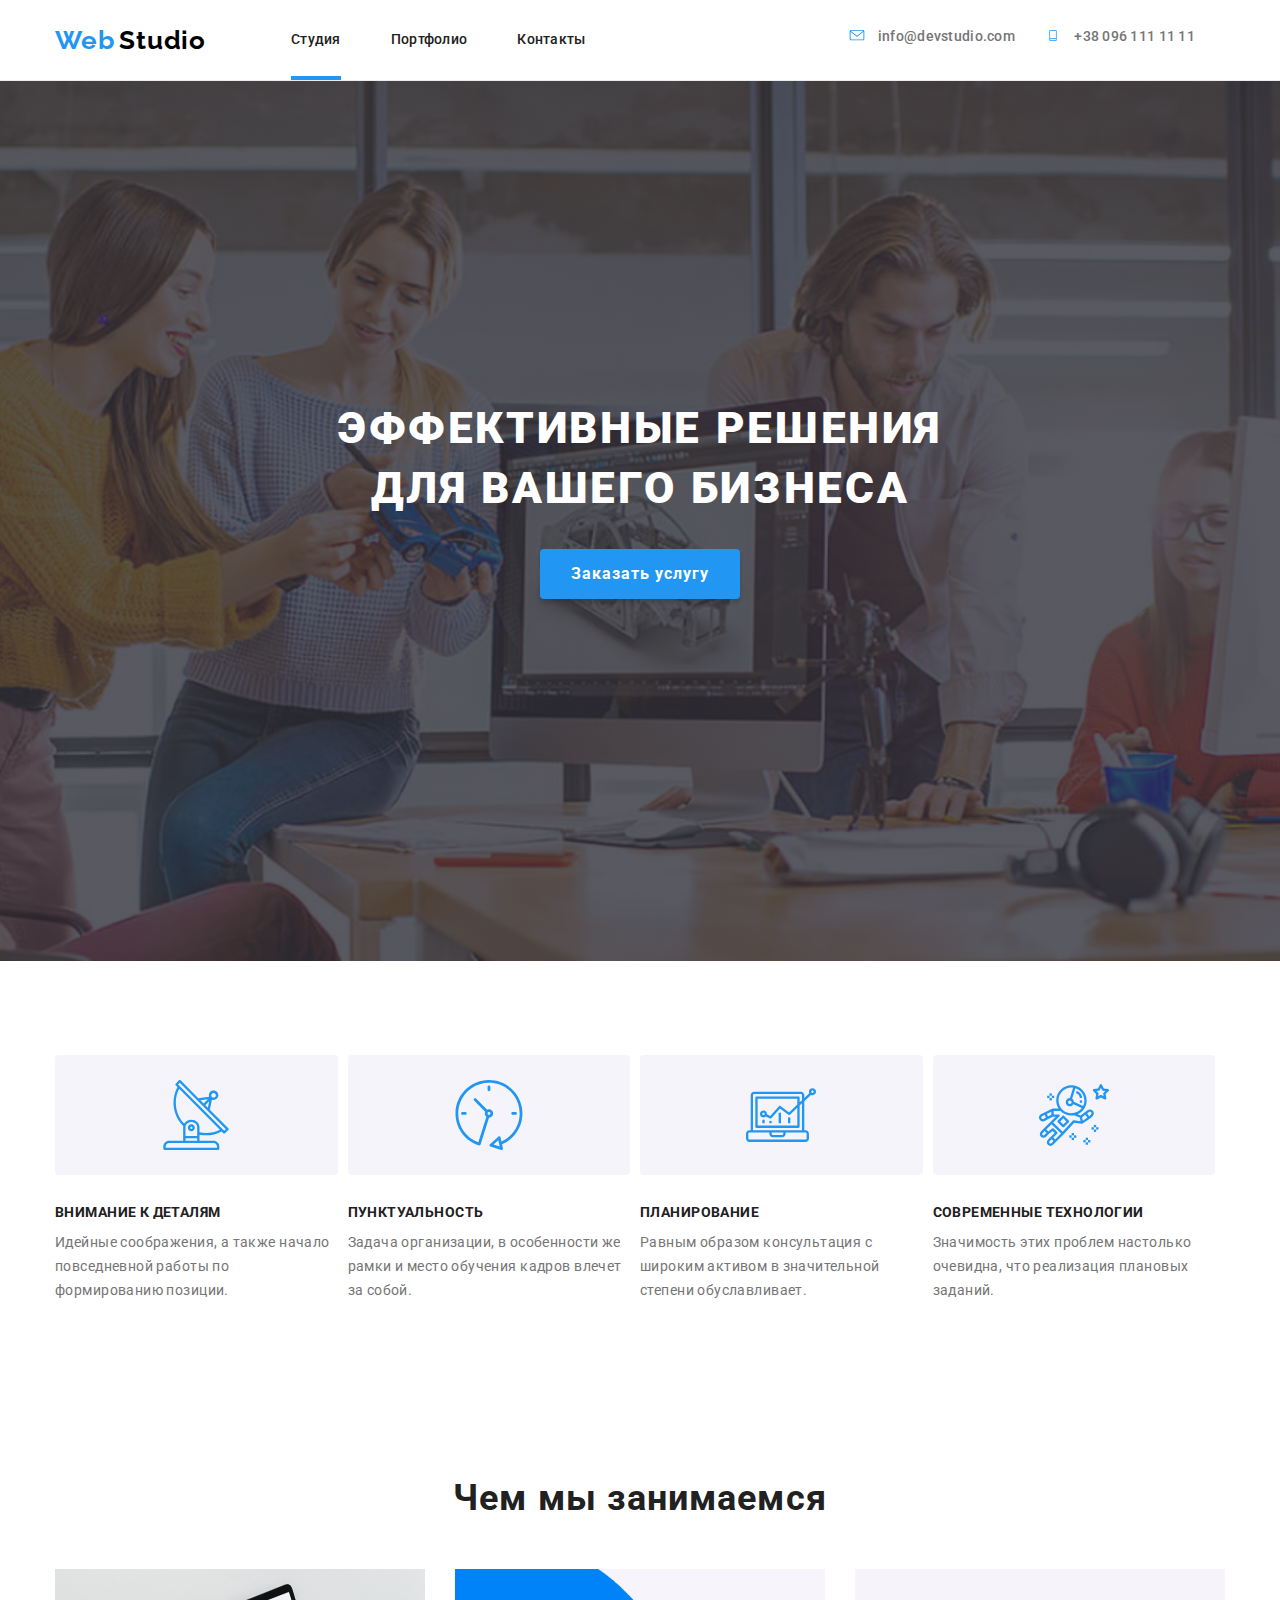
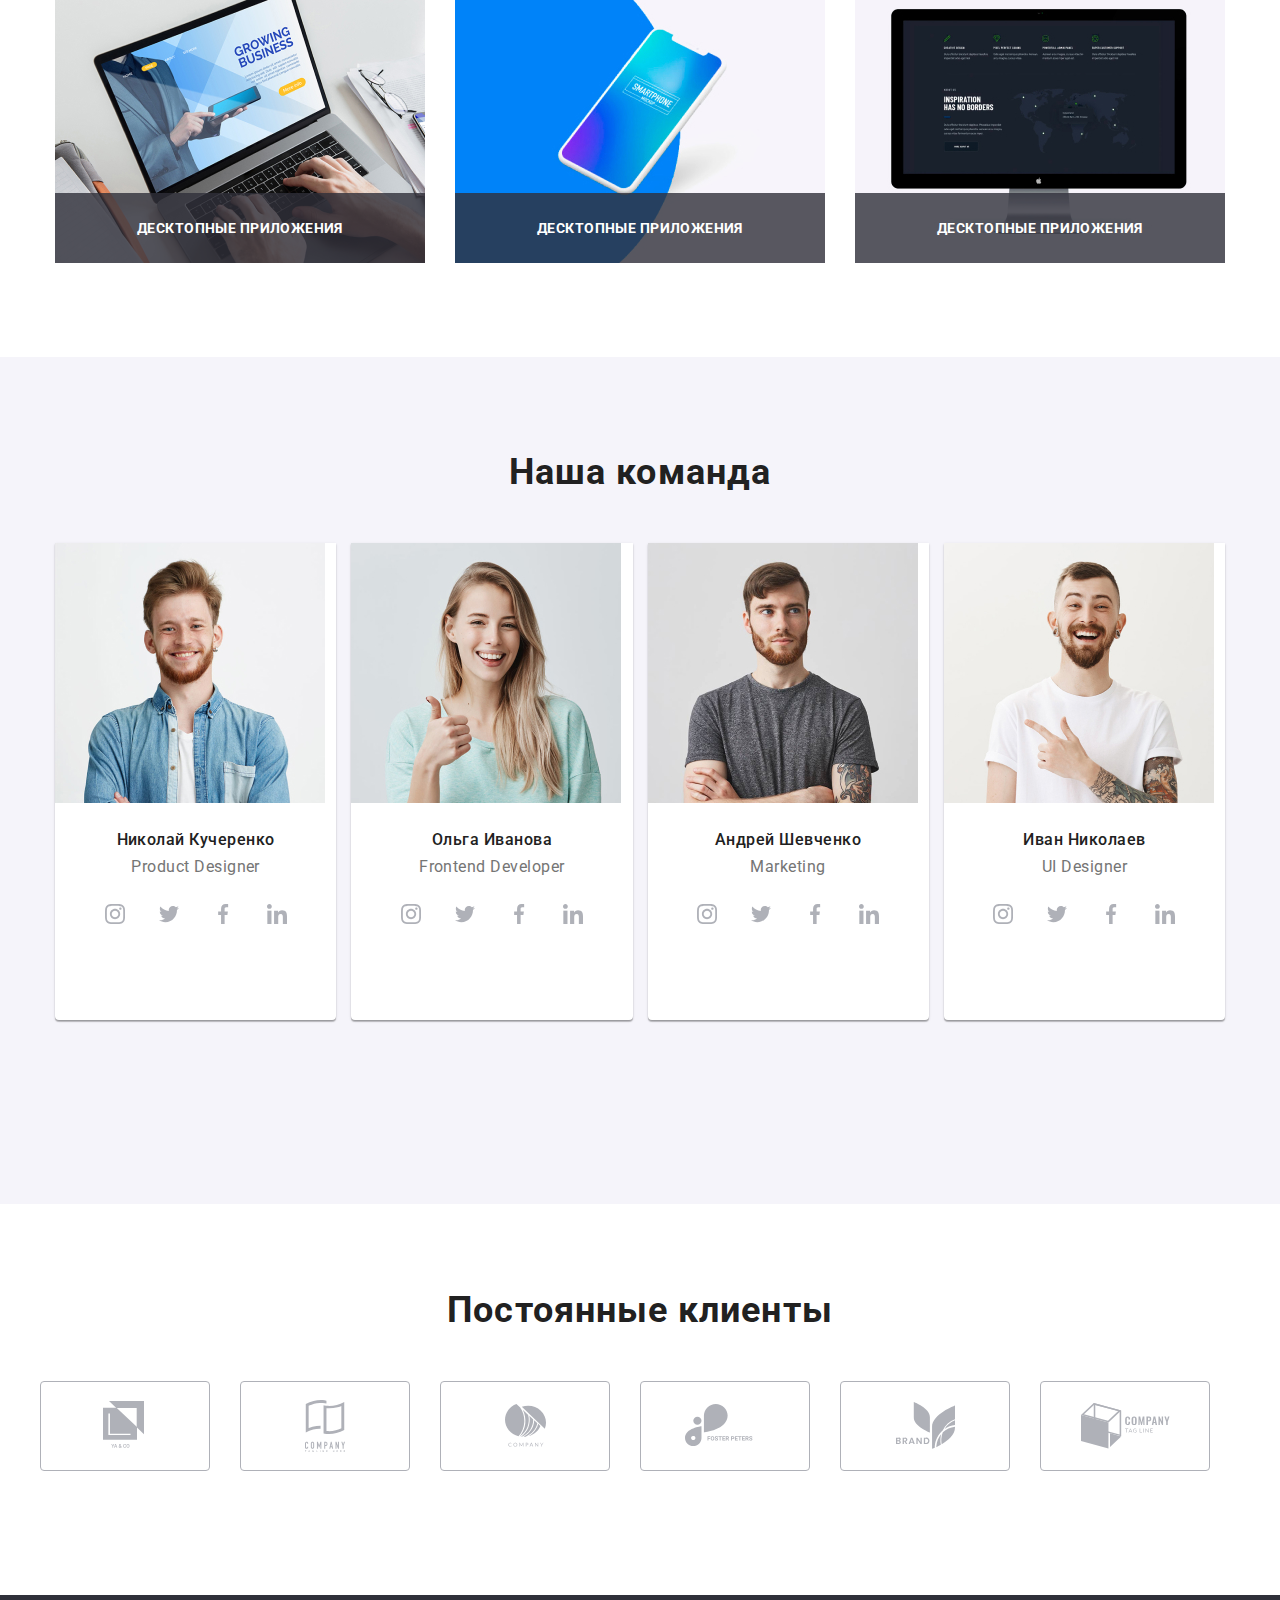
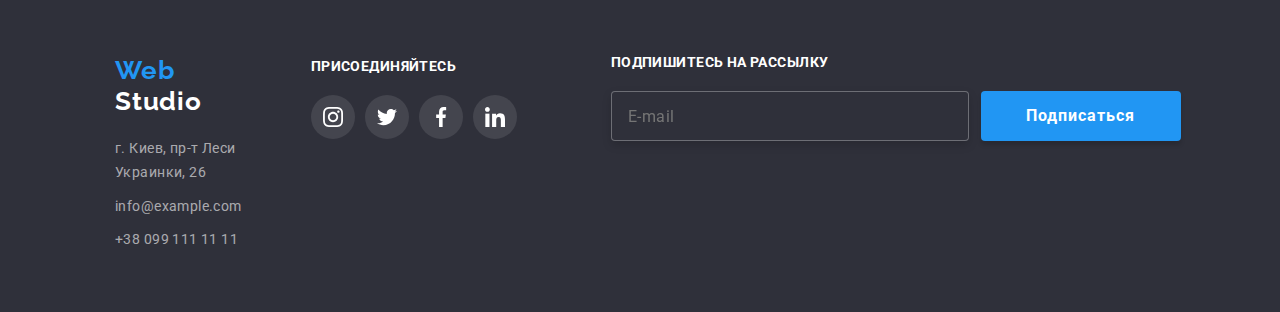
<file: index.html>
<!DOCTYPE html>
<html lang="ru">
  <head>
    <meta charset="UTF-8" />
    <meta name="viewport" content="width=device-width, initial-scale=1.0" />
    <title lang="en">Web Studio</title>
    <link
      href="https://fonts.googleapis.com/css2?family=Raleway:wght@700&family=Roboto:wght@400;500;700;900&display=swap"
      rel="stylesheet"
    />
    <link rel="stylesheet" href="./css/normalize.css" />
    <link rel="stylesheet" href="./css/main.min.css" />
  </head>

  <body>
    <!--ШАПКА САЙТА-->
    <header class="header">
      <div class="container header-container">
        <a class="logo-img" href="index.html" lang="en"
          ><span class="logo-first-title">Web</span>
          <span class="logo-second-title">Studio</span>
        </a>
        <button type="button" class="menu-btn" data-menu-button>
          <svg width="20" height="20">
            <use class="icon-burger" href="./images/sprite.svg#icon-menu"></use>
            <use class="icon-close" href="./images/sprite.svg#icon-close"></use>
          </svg>
        </button>
        <div class="menu-wrapper" data-menu>
          <nav class="navigation">
            <ul class="navigation-list list">
              <li class="navigation-list-item">
                <a class="navigation-list-link current link" href="index.html"
                  >Студия</a
                >
              </li>
              <li class="navigation-list-item">
                <a class="navigation-list-link link" href="portfolio.html"
                  >Портфолио</a
                >
              </li>
              <li class="navigation-list-item">
                <a class="navigation-list-link link" href="">Контакты</a>
              </li>
            </ul>
          </nav>
          <div class="contacts-header">
            <ul class="header-list list">
              <li class="header-list-item">
                <a class="header-address-link" href="">
                  <svg class="header-svg">
                    <use href="./images/sprite.svg#mail"></use>
                  </svg>
                  info@devstudio.com</a
                >
              </li>
              <li class="header-list-item">
                <a class="header-address-link" href="">
                  <svg class="header-svg">
                    <use href="./images/sprite.svg#phone"></use>
                  </svg>
                  +38 096 111 11 11</a
                >
              </li>
            </ul>
          </div>
        </div>
      </div>
    </header>

    <!--HERO СЕКЦИЯ-->
    <main>
      <section class="hero">
        <div class="container">
          <h1 class="hero-title">
            Эффективные решения <br />для вашего бизнеса
          </h1>
          <button data-modal-open class="modal-btn">Заказать услугу</button>
        </div>
      </section>

      <!--О НАС-->
      <section class="about-us-section">
        <div class="container">
          <h2 hidden>О Нас</h2>
          <ul class="about-us list">
            <li class="about-us-list">
              <div class="about-us-img-back">
                <svg class="aboutus-svg-back">
                  <use href="./images/sprite.svg#icon-antenna-1"></use>
                </svg>
              </div>
              <h3 class="title">Внимание к деталям</h3>
              <p class="description">
                Идейные соображения, а также начало повседневной работы по
                формированию позиции.
              </p>
            </li>
            <li class="about-us-list">
              <div class="about-us-img-back">
                <svg class="aboutus-svg-back">
                  <use href="./images/sprite.svg#icon-clock-1"></use>
                </svg>
              </div>
              <h3 class="title">Пунктуальность</h3>
              <p class="description">
                Задача организации, в особенности же рамки и место обучения
                кадров влечет за собой.
              </p>
            </li>
            <li class="about-us-list">
              <div class="about-us-img-back">
                <svg id="svg1" class="aboutus-svg-back">
                  <use href="./images/sprite.svg#icon-diagram-1"></use>
                </svg>
              </div>

              <h3 class="title">Планирование</h3>
              <p class="description">
                Равным образом консультация с широким активом в значительной
                степени обуславливает.
              </p>
            </li>
            <li class="about-us-list">
              <div class="about-us-img-back">
                <svg class="aboutus-svg-back">
                  <use href="./images/sprite.svg#icon-astronaut-1"></use>
                </svg>
              </div>
              <h3 class="title">Современные технологии</h3>
              <p class="description">
                Значимость этих проблем настолько очевидна, что реализация
                плановых заданий.
              </p>
            </li>
          </ul>
        </div>
      </section>

      <!--ЧЕМ МЫ ЗАНИМАЕМСЯ-->
      <section class="services-section">
        <div class="container">
          <h2 class="services-title">Чем мы занимаемся</h2>
          <ul class="services-list list">
            <li class="services-list-items">
              <img
                alt="Десктопные приложения"
                src="./images/products/product-1.jpg"
              />
              <div class="overlay-one">
                <p class="overlay-text">Десктопные приложения</p>
              </div>
            </li>
            <li class="services-list-items">
              <img
                src="./images/products/product-2.jpg"
                alt="Мобильные приложения"
              />
              <div class="overlay-two">
                <p class="overlay-text">Десктопные приложения</p>
              </div>
            </li>
            <li class="services-list-items">
              <img
                src="./images/products/product-3.jpg"
                alt="Дизайнерские решения"
              />
              <div class="overlay-three">
                <p class="overlay-text">Десктопные приложения</p>
              </div>
            </li>
          </ul>
        </div>
      </section>

      <!--НАША КОМАНДА-->
      <section class="masters">
        <div class="container">
          <h2 class="team-title">Наша команда</h2>
          <ul class="team-list list">
            <li class="team-list-item">
              <picture>
                <source
                  srcset="./images/team/img-team1desc.jpg"
                  media="(min-width: 1200px)"
                />
                <source
                  srcset="./images/team/img-team1tablet.jpg"
                  media="(min-width: 768px)"
                />
                <source
                  srcset="./images/team/img-team1mob.jpg"
                  media="(max-width: 480px)"
                />
                <img
                  class="team-list-item-img"
                  src="./images/team/teamate-1.jpg"
                  alt="участник команды"
                />
              </picture>
              <h3 class="team-name-title">Николай Кучеренко</h3>
              <p class="team-list-item-position">Product Designer</p>
              <ul class="social-list list">
                <li class="social-list-item">
                  <a class="social-list-item-link" href="">
                    <svg class="social-list-item-link-svg">
                      <use href="./images/sprite.svg#icon-instagram"></use>
                    </svg>
                  </a>
                </li>
                <li class="social-list-item">
                  <a class="social-list-item-link" href="">
                    <svg class="social-list-item-link-svg">
                      <use href="./images/sprite.svg#icon-twitter"></use>
                    </svg>
                  </a>
                </li>
                <li class="social-list-item">
                  <a class="social-list-item-link" href="">
                    <svg class="social-list-item-link-svg">
                      <use href="./images/sprite.svg#icon-facebook"></use>
                    </svg>
                  </a>
                </li>
                <li class="social-list-item">
                  <a class="social-list-item-link" href="">
                    <svg class="social-list-item-link-svg">
                      <use href="./images/sprite.svg#icon-linkedin"></use>
                    </svg>
                  </a>
                </li>
              </ul>
            </li>
            <li class="team-list-item">
              <picture>
                <source
                  srcset="./images/team/img-team2desc.jpg"
                  media="(min-width: 1200px)"
                />
                <source
                  srcset="./images/team/img-team2tablet.jpg"
                  media="(min-width: 768px)"
                />
                <source
                  srcset="./images/team/img-team2mob.jpg"
                  media="(max-width: 480px)"
                />
                <img
                  class="team-list-item-img"
                  src="./images/team/teamate-2.jpg"
                  alt="участник команды"
                />
              </picture>
              <h3 class="team-name-title">Ольга Иванова</h3>
              <p class="team-list-item-position">Frontend Developer</p>
              <ul class="social-list list">
                <li class="social-list-item">
                  <a class="social-list-item-link" href="">
                    <svg class="social-list-item-link-svg">
                      <use href="./images/sprite.svg#icon-instagram"></use>
                    </svg>
                  </a>
                </li>
                <li class="social-list-item">
                  <a class="social-list-item-link" href="">
                    <svg class="social-list-item-link-svg">
                      <use href="./images/sprite.svg#icon-twitter"></use>
                    </svg>
                  </a>
                </li>
                <li class="social-list-item">
                  <a class="social-list-item-link" href="">
                    <svg class="social-list-item-link-svg">
                      <use href="./images/sprite.svg#icon-facebook"></use>
                    </svg>
                  </a>
                </li>
                <li class="social-list-item">
                  <a
                    class="social-list-item-link"
                    href=""
                    aria-label="иконка линкедина"
                    ><svg class="social-list-item-link-svg">
                      <use href="./images/sprite.svg#icon-linkedin"></use>
                    </svg>
                  </a>
                </li>
              </ul>
            </li>
            <li class="team-list-item">
              <picture>
                <source
                  srcset="./images/team/img-team3desc.jpg"
                  media="(min-width: 1200px)"
                />
                <source
                  srcset="./images/team/img-team3tablet.jpg"
                  media="(min-width: 768px)"
                />
                <source
                  srcset="./images/team/img-team3mob.jpg"
                  media="(max-width: 480px)"
                />
                <img
                  class="team-list-item-img"
                  src="./images/team/teamate-3.jpg"
                  alt="участник команды"
                />
              </picture>
              <h3 class="team-name-title">Андрей Шевченко</h3>
              <p class="team-list-item-position">Marketing</p>
              <ul class="social-list list">
                <li class="social-list-item">
                  <a class="social-list-item-link" href="">
                    <svg class="social-list-item-link-svg">
                      <use href="./images/sprite.svg#icon-instagram"></use>
                    </svg>
                  </a>
                </li>
                <li class="social-list-item">
                  <a class="social-list-item-link" href="">
                    <svg class="social-list-item-link-svg">
                      <use href="./images/sprite.svg#icon-twitter"></use>
                    </svg>
                  </a>
                </li>
                <li class="social-list-item">
                  <a class="social-list-item-link" href="">
                    <svg class="social-list-item-link-svg">
                      <use href="./images/sprite.svg#icon-facebook"></use>
                    </svg>
                  </a>
                </li>
                <li class="social-list-item">
                  <a
                    class="social-list-item-link"
                    href=""
                    aria-label="иконка линкедина"
                    ><svg class="social-list-item-link-svg">
                      <use href="./images/sprite.svg#icon-linkedin"></use>
                    </svg>
                  </a>
                </li>
              </ul>
            </li>
            <li class="team-list-item">
              <picture>
                <source
                  srcset="./images/team/img-team4desc.jpg"
                  media="(min-width: 1200px)"
                />
                <source
                  srcset="./images/team/img-team4tablet.jpg"
                  media="(min-width: 768px)"
                />
                <source
                  srcset="./images/team/img-team4mob.jpg"
                  media="(max-width: 480px)"
                />
                <img
                  class="team-list-item-img"
                  src="./images/team/teamate-4.jpg"
                  alt="участник команды"
                />
              </picture>
              <h3 class="team-name-title">Иван Николаев</h3>
              <p class="team-list-item-position">UI Designer</p>
              <ul class="social-list list">
                <li class="social-list-item">
                  <a class="social-list-item-link" href="">
                    <svg class="social-list-item-link-svg">
                      <use href="./images/sprite.svg#icon-instagram"></use>
                    </svg>
                  </a>
                </li>
                <li class="social-list-item">
                  <a class="social-list-item-link" href="">
                    <svg class="social-list-item-link-svg">
                      <use href="./images/sprite.svg#icon-twitter"></use>
                    </svg>
                  </a>
                </li>
                <li class="social-list-item">
                  <a class="social-list-item-link" href="">
                    <svg class="social-list-item-link-svg">
                      <use href="./images/sprite.svg#icon-facebook"></use>
                    </svg>
                  </a>
                </li>
                <li class="social-list-item">
                  <a class="social-list-item-link" href=""
                    ><svg class="social-list-item-link-svg">
                      <use href="./images/sprite.svg#icon-linkedin"></use>
                    </svg>
                  </a>
                </li>
              </ul>
            </li>
          </ul>
        </div>
      </section>

      <!--Постоянные клиенты-->
      <section class="clients">
        <div class="container">
          <h2 class="clients-title">Постоянные клиенты</h2>
          <ul class="clients-list list">
            <li class="clients-list-item">
              <a class="clients-link-list" href="">
                <svg class="clients-list-item-link-svg">
                  <use href="./images/sprite.svg#logo1"></use>
                </svg>
              </a>
            </li>
            <li class="clients-list-item">
              <a class="clients-link-list" href="">
                <svg class="clients-list-item-link-svg">
                  <use href="./images/sprite.svg#logo2"></use>
                </svg>
              </a>
            </li>
            <li class="clients-list-item">
              <a class="clients-link-list" href="">
                <svg class="clients-list-item-link-svg">
                  <use href="./images/sprite.svg#logo3"></use>
                </svg>
              </a>
            </li>
            <li class="clients-list-item">
              <a class="clients-link-list" href="">
                <svg class="clients-list-item-link-svg">
                  <use href="./images/sprite.svg#logo4"></use>
                </svg>
              </a>
            </li>
            <li class="clients-list-item">
              <a class="clients-link-list" href="">
                <svg class="clients-list-item-link-svg">
                  <use href="./images/sprite.svg#logo5"></use>
                </svg>
              </a>
            </li>
            <li class="clients-list-item">
              <a class="clients-link-list" href="">
                <svg class="clients-list-item-link-svg">
                  <use href="./images/sprite.svg#logo6"></use>
                </svg>
              </a>
            </li>
          </ul>
        </div>
      </section>
    </main>
    <!--ПОДВАЛ САЙТА-->
    <footer class="footer">
      <div class="container">
        <div class="footer-container-address">
          <div class="logo-footer-distance">
            <a class="logo-footer-link" href="index.html"
              ><span class="logo-footer-first-title">Web</span>
              <span class="logo-footer-second-title">Studio</span></a
            >
          </div>
          <ul class="contact-list list">
            <li class="contact-list-item">
              <address class="address">
                <a class="contact-list-item-link link" href="" target="_blank"
                  >г. Киев, пр-т Леси Украинки, 26</a
                >
              </address>
            </li>
            <li class="contact-list-item">
              <address class="address">
                <a
                  class="contact-list-item-link link"
                  href="mailto:info@example.com"
                  >info@example.com</a
                >
              </address>
            </li>
            <li class="contact-list-item">
              <address class="address">
                <a class="contact-list-item-link link" href="tel:+380991111111"
                  >+38 099 111 11 11</a
                >
              </address>
            </li>
          </ul>
        </div>
        <div class="footer-container-connect">
          <h3 hidden>Социальные сети</h3>
          <p class="desctext">
            <b class="footer-join-us">ПРИСОЕДИНЯЙТЕСЬ</b>
          </p>
          <ul class="social-links list">
            <li class="social-links-item-link link">
              <a
                class="footer-link-list"
                href=""
                aria-label="иконка инстаграма"
              >
                <svg class="footer-list-item-link-svg">
                  <use href="./images/sprite.svg#icon-instagram1"></use>
                </svg>
              </a>
            </li>
            <li class="social-links-item-link link">
              <a class="footer-link-list" href="" aria-label="иконка твиттера"
                ><svg class="footer-list-item-link-svg">
                  <use href="./images/sprite.svg#icon-twitter1"></use>
                </svg>
              </a>
            </li>
            <li class="social-links-item-link link">
              <a class="footer-link-list" href="" aria-label="иконка фейсбука">
                <svg class="footer-list-item-link-svg">
                  <use href="./images/sprite.svg#icon-facebook1"></use>
                </svg>
              </a>
            </li>
            <li class="social-links-item-link link">
              <a class="footer-link-list" href="" aria-label="иконка линкедина"
                ><svg class="footer-list-item-link-svg">
                  <use href="./images/sprite.svg#icon-linkedin1"></use>
                </svg>
              </a>
            </li>
          </ul>
        </div>

        <div class="footer-form">
          <p class="text-footer-form">ПОДПИШИТЕСЬ НА РАССЫЛКУ</p>
          <br />
          <form action="#" class="contact-form">
            <input
              type="email"
              class="contact-form-input"
              placeholder="E-mail"
              name="contact-form"
            />
            <button type="submit" class="contact-form-btn">Подписаться</button>
          </form>
        </div>
      </div>

      <!-- Модальное окно -->
      <div data-modal class="backdrop is-hidden">
        <form action="#" class="modal-form">
          <h2 class="modal-form-title">
            Оставьте свои данные, мы вам перезвоним
          </h2>
          <button type="button" data-modal-close class="modal-close-btn">
            <svg class="icon-close-svg">
              <use href="./images/sprite.svg#icon-close-vector"></use>
            </svg>
          </button>
          <div class="modal-form-input-wrapper">
            <input
              type="text"
              name="user-name"
              id="user-modal-name"
              class="modal-form-input"
              placeholder=" "
              required
            />
            <label class="modal-form-label" for="user-modal-name">Имя</label>
            <svg class="modal-icon-svg-name">
              <use href="./images/sprite.svg#icon-Vector"></use>
            </svg>
          </div>

          <div class="modal-form-input-wrapper">
            <input
              type="tel"
              name="user-tel"
              id="user-modal-tel"
              class="modal-form-input"
              placeholder=" "
              required
            />
            <label class="modal-form-label" for="user-modal-tel">Телефон</label>
            <svg class="modal-icon-svg-name">
              <use href="./images/sprite.svg#icon-Vector-1"></use>
            </svg>
          </div>
          <div class="modal-form-input-wrapper">
            <input
              type="email"
              name="user-email"
              id="user-modal-email"
              class="modal-form-input"
              placeholder=" "
              required
            />
            <label class="modal-form-label" for="user-modal-email">Почта</label>
            <svg class="modal-icon-svg-name">
              <use href="./images/sprite.svg#icon-Vector-2"></use>
            </svg>
          </div>
          <textarea
            name="textarea-form"
            class="modal-form-message"
            placeholder="Комментарий"
          ></textarea>
          <div>
            <input
              class="checkbox-input"
              type="checkbox"
              name="policy"
              id="policy"
              value="accept-policy"
              required
            />
            <label class="label" for="policy">
              <span class="icon"></span>
              <span class="modal-form-option-span"
                >Соглашаюсь с рассылкой и принимаю
                <a class="link-span-wind" href="#">Условия договора</a>
              </span>
            </label>
          </div>
          <button type="submit" class="modal-form-button">Отправить</button>
        </form>
      </div>
    </footer>
    <script src="./js/modal.js"></script>
    <script src="./js/menu.js"></script>
  </body>
</html>
</file>
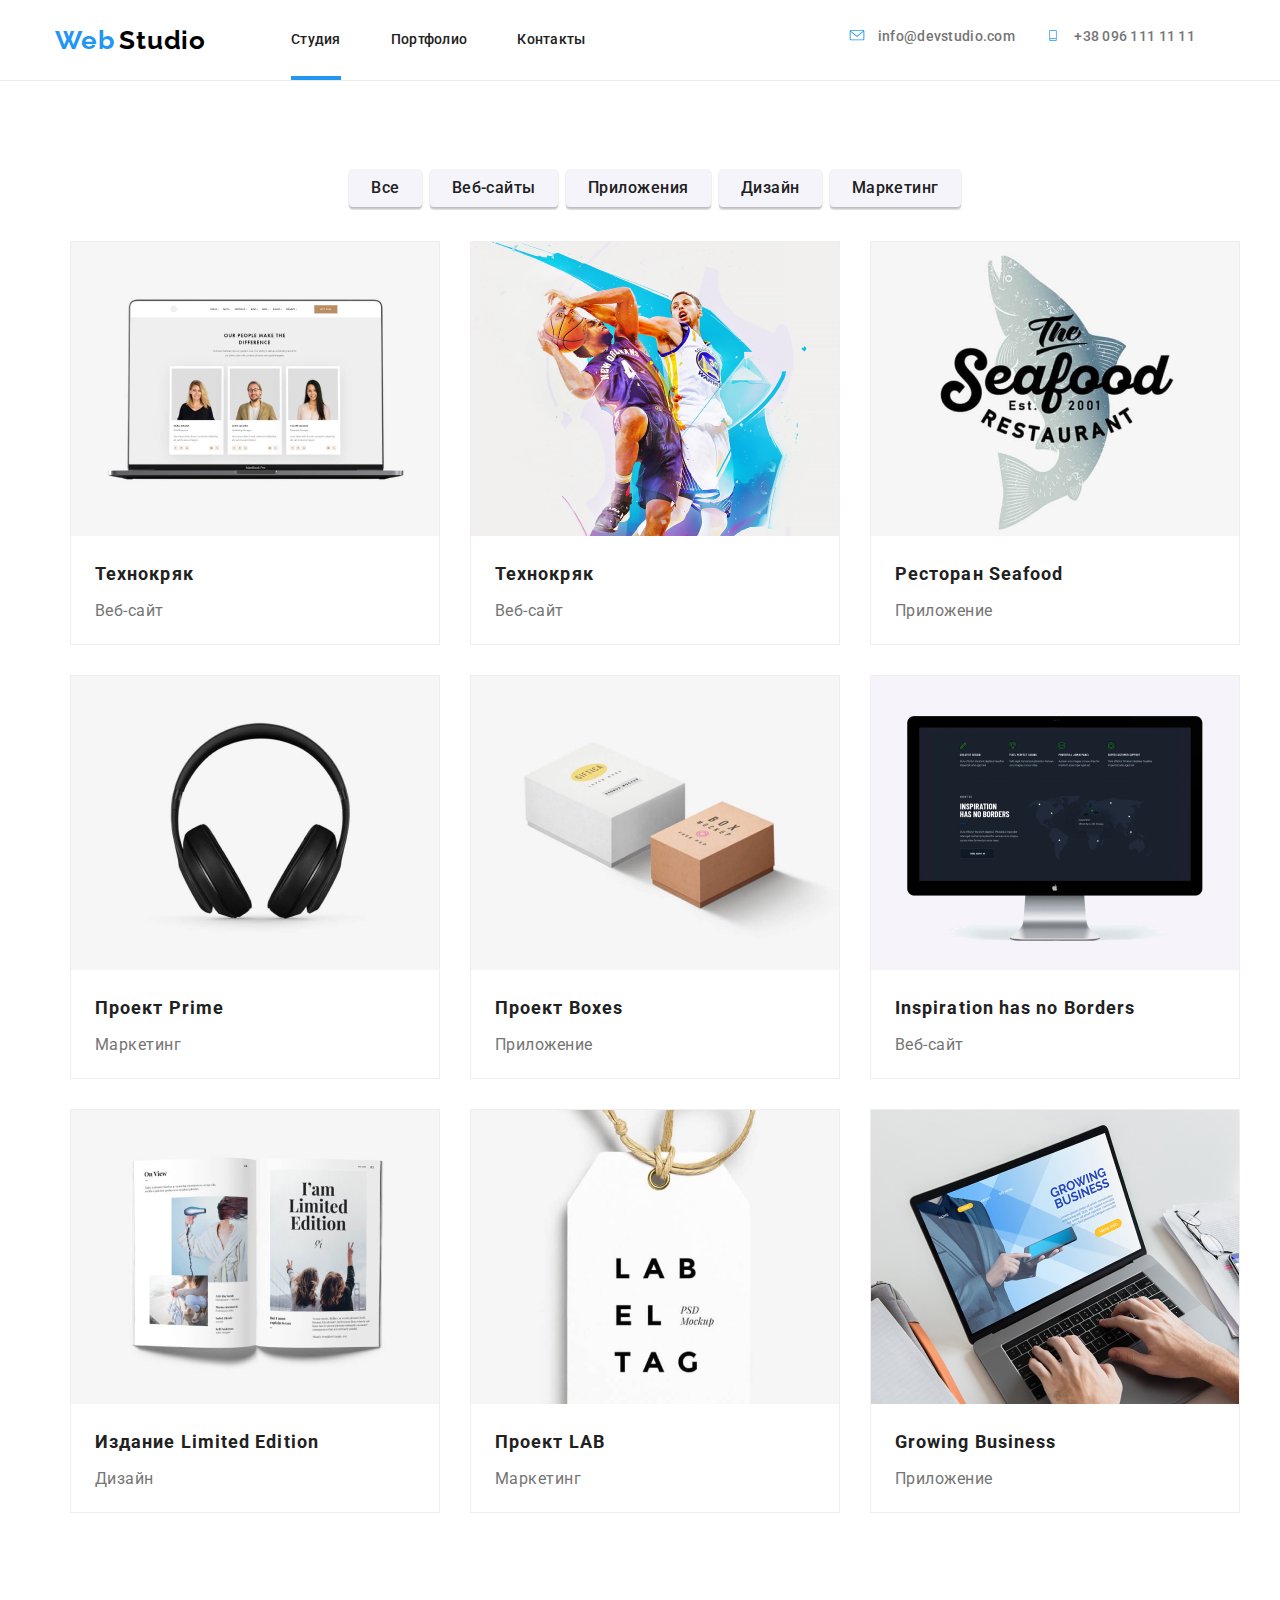
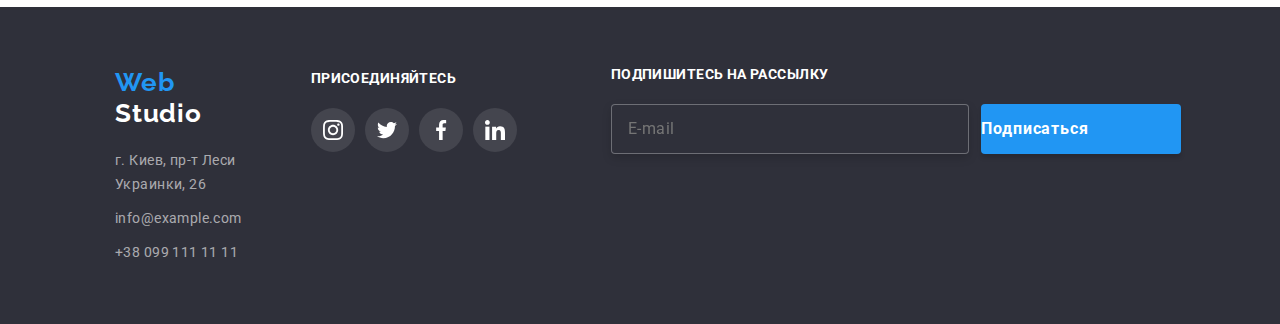
<file: portfolio.html>
<!DOCTYPE html>
<html lang="ru">
  <head>
    <meta charset="UTF-8" />
    <meta name="viewport" content="width=device-width, initial-scale=1.0" />
    <title lang="en">Web Studio</title>
    <link
      href="https://fonts.googleapis.com/css2?family=Raleway:wght@700&family=Roboto:wght@400;500;700;900&display=swap"
      rel="stylesheet"
    />
    <link rel="stylesheet" href="./css/normalize.css" />
    <link rel="stylesheet" href="./css/portfolio.min.css" />
    <link
      rel="stylesheet"
      href="https://cdnjs.cloudflare.com/ajax/libs/animate.css/4.0.0/animate.min.css"
    />
  </head>
  <body>
    <!--ШАПКА САЙТА-->
    <header class="header">
      <div class="container header-container">
        <a class="logo-img" href="index.html" lang="en"
          ><span class="logo-first-title">Web</span>
          <span class="logo-second-title">Studio</span>
        </a>
        <button
          type="button"
          class="menu-btn"
          aria-expanded="false"
          aria-controls="menu-wrapper"
          data-menu-button
        >
          <svg width="20" height="20">
            <use class="icon-burger" href="./images/sprite.svg#icon-menu"></use>
            <use class="icon-close" href="./images/sprite.svg#icon-close"></use>
          </svg>
        </button>
        <div class="menu-wrapper" data-menu>
          <nav class="navigation">
            <ul class="navigation-list list">
              <li class="navigation-list-item">
                <a class="navigation-list-link current link" href="index.html"
                  >Студия</a
                >
              </li>
              <li class="navigation-list-item">
                <a class="navigation-list-link link" href="portfolio.html"
                  >Портфолио</a
                >
              </li>
              <li class="navigation-list-item">
                <a class="navigation-list-link link" href="">Контакты</a>
              </li>
            </ul>
          </nav>
          <div class="contacts-header">
            <ul class="header-list list">
              <li class="header-list-item">
                <a class="header-address-link" href="">
                  <svg class="header-svg">
                    <use href="./images/sprite.svg#mail"></use>
                  </svg>
                  info@devstudio.com</a
                >
              </li>
              <li class="header-list-item">
                <a class="header-address-link" href="">
                  <svg class="header-svg">
                    <use href="./images/sprite.svg#phone"></use>
                  </svg>
                  +38 096 111 11 11</a
                >
              </li>
            </ul>
          </div>
        </div>
      </div>
    </header>
    <main>
      <div class="container">
        <div class="container">
          <ul class="filter-list list">
            <li class="filter-list-item">
              <a class="filter-list-link" href="">Все</a>
            </li>
            <li class="filter-list-item">
              <a class="filter-list-link" href="">Веб-сайты</a>
            </li>
            <li class="filter-list-item">
              <a class="filter-list-link" href="">Приложения</a>
            </li>
            <li class="filter-list-item">
              <a class="filter-list-link" href="">Дизайн</a>
            </li>
            <li class="filter-list-item">
              <a class="filter-list-link" href="">Маркетинг</a>
            </li>
          </ul>
        </div>
        <div class="container">
          <ul class="product-list-flex list">
            <li class="list-portfolio-items">
              <a class="product-list-item-link" href="">
                <div class="potrfolio-overlay">
                  <img src="./images/portfolio/img.jpg" alt="вебсайт" />
                  <p class="portfolio-overlay-text">
                    Технокряк это современная площадка распространения
                    коронавируса. Компании используют эту платформу для
                    цифрового шпионажа и атак на защищённые сервера конкурентов.
                  </p>
                </div>
                <div class="desc-text">
                  <p class="title-description">Технокряк</p>
                  <p class="product-description">Веб-сайт</p>
                </div>
              </a>
            </li>
            <li class="list-portfolio-items">
              <a class="product-list-item-link" href="">
                <div class="potrfolio-overlay">
                  <img src="./images/portfolio/img-1.jpg" alt="вебсайт" />
                  <p class="portfolio-overlay-text">
                    Технокряк это современная площадка распространения
                    коронавируса. Компании используют эту платформу для
                    цифрового шпионажа и атак на защищённые сервера конкурентов.
                  </p>
                </div>
                <p class="title-description">Технокряк</p>
                <p class="product-description">Веб-сайт</p>
              </a>
            </li>
            <li class="list-portfolio-items">
              <a class="product-list-item-link" href="">
                <div class="potrfolio-overlay">
                  <img src="./images/portfolio/img-2.jpg" alt="приложение" />
                  <p class="portfolio-overlay-text">
                    Технокряк это современная площадка распространения
                    коронавируса. Компании используют эту платформу для
                    цифрового шпионажа и атак на защищённые сервера конкурентов.
                  </p>
                </div>
                <p class="title-description">Ресторан Seafood</p>
                <p class="product-description">Приложение</p>
              </a>
            </li>
            <li class="list-portfolio-items">
              <a class="product-list-item-link" href="">
                <div class="potrfolio-overlay">
                  <img src="./images/portfolio/img-3.jpg" alt="маркетинг" />
                  <p class="portfolio-overlay-text">
                    Технокряк это современная площадка распространения
                    коронавируса. Компании используют эту платформу для
                    цифрового шпионажа и атак на защищённые сервера конкурентов.
                  </p>
                </div>
                <p class="title-description">Проект Prime</p>
                <p class="product-description">Маркетинг</p>
              </a>
            </li>
            <li class="list-portfolio-items">
              <a class="product-list-item-link" href="">
                <div class="potrfolio-overlay">
                  <img src="./images/portfolio/img-4.jpg" alt="приложение" />
                  <p class="portfolio-overlay-text">
                    Технокряк это современная площадка распространения
                    коронавируса. Компании используют эту платформу для
                    цифрового шпионажа и атак на защищённые сервера конкурентов.
                  </p>
                </div>
                <p class="title-description">Проект Boxes</p>
                <p class="product-description">Приложение</p>
              </a>
            </li>
            <li class="list-portfolio-items">
              <a class="product-list-item-link" href="">
                <div class="potrfolio-overlay">
                  <img src="./images/portfolio/img-5.jpg" alt="вебсайт" />
                  <p class="portfolio-overlay-text">
                    Технокряк это современная площадка распространения
                    коронавируса. Компании используют эту платформу для
                    цифрового шпионажа и атак на защищённые сервера конкурентов.
                  </p>
                </div>
                <p class="title-description">Inspiration has no Borders</p>
                <p class="product-description">Веб-сайт</p>
              </a>
            </li>
            <li class="list-portfolio-items">
              <a class="product-list-item-link" href="">
                <div class="potrfolio-overlay">
                  <img src="./images/portfolio/img-6.jpg" alt="дизайн" />
                  <p class="portfolio-overlay-text">
                    Технокряк это современная площадка распространения
                    коронавируса. Компании используют эту платформу для
                    цифрового шпионажа и атак на защищённые сервера конкурентов.
                  </p>
                </div>
                <p class="title-description">Издание Limited Edition</p>
                <p class="product-description">Дизайн</p>
              </a>
            </li>
            <li class="list-portfolio-items">
              <a class="product-list-item-link" href="">
                <div class="potrfolio-overlay">
                  <img src="./images/portfolio/img-7.jpg" alt="маркетинг" />
                  <p class="portfolio-overlay-text">
                    Технокряк это современная площадка распространения
                    коронавируса. Компании используют эту платформу для
                    цифрового шпионажа и атак на защищённые сервера конкурентов.
                  </p>
                </div>
                <p class="title-description">Проект LAB</p>
                <p class="product-description">Маркетинг</p>
              </a>
            </li>
            <li class="list-portfolio-items">
              <a class="product-list-item-link" href="">
                <div class="potrfolio-overlay">
                  <img src="./images/portfolio/img-8.jpg" alt="приложение" />
                  <p class="portfolio-overlay-text">
                    Технокряк это современная площадка распространения
                    коронавируса. Компании используют эту платформу для
                    цифрового шпионажа и атак на защищённые сервера конкурентов.
                  </p>
                </div>
                <p class="title-description">Growing Business</p>
                <p class="product-description">Приложение</p>
              </a>
            </li>
          </ul>
        </div>
      </div>
    </main>
    <footer class="footer">
      <div class="container">
        <div class="footer-container-address">
          <div class="logo-footer-distance">
            <a class="logo-footer-link" href="index.html"
              ><span class="logo-footer-first-title">Web</span>
              <span class="logo-footer-second-title">Studio</span></a
            >
          </div>
          <ul class="contact-list list">
            <li class="contact-list-item">
              <address class="address">
                <a class="contact-list-item-link link" href="" target="_blank"
                  >г. Киев, пр-т Леси Украинки, 26</a
                >
              </address>
            </li>
            <li class="contact-list-item">
              <address class="address">
                <a
                  class="contact-list-item-link link"
                  href="mailto:info@example.com"
                  >info@example.com</a
                >
              </address>
            </li>
            <li class="contact-list-item">
              <address class="address">
                <a class="contact-list-item-link link" href="tel:+380991111111"
                  >+38 099 111 11 11</a
                >
              </address>
            </li>
          </ul>
        </div>
        <div class="footer-container-connect">
          <h3 hidden>Социальные сети</h3>
          <p class="desctext"><b class="footer-join-us">ПРИСОЕДИНЯЙТЕСЬ</b></p>
          <ul class="social-links list">
            <li class="social-links-item-link link">
              <a
                class="footer-link-list"
                href=""
                aria-label="иконка инстаграма"
              >
                <svg class="footer-list-item-link-svg">
                  <use href="./images/sprite.svg#icon-instagram1"></use>
                </svg>
              </a>
            </li>
            <li class="social-links-item-link link">
              <a class="footer-link-list" href="" aria-label="иконка твиттера"
                ><svg class="footer-list-item-link-svg">
                  <use href="./images/sprite.svg#icon-twitter1"></use>
                </svg>
              </a>
            </li>
            <li class="social-links-item-link link">
              <a class="footer-link-list" href="" aria-label="иконка фейсбука">
                <svg class="footer-list-item-link-svg">
                  <use href="./images/sprite.svg#icon-facebook1"></use>
                </svg>
              </a>
            </li>
            <li class="social-links-item-link link">
              <a class="footer-link-list" href="" aria-label="иконка линкедина"
                ><svg class="footer-list-item-link-svg">
                  <use href="./images/sprite.svg#icon-linkedin1"></use>
                </svg>
              </a>
            </li>
          </ul>
        </div>
        <div class="footer-form">
          <p class="text-footer-form">ПОДПИШИТЕСЬ НА РАССЫЛКУ</p>
          <br />
          <form action="#" class="contact-form">
            <input
              type="email"
              class="contact-form-input"
              placeholder="E-mail"
              name="contact-form"
            />
            <button type="submit" class="contact-form-btn">Подписаться</button>
          </form>
        </div>
      </div>
    </footer>
  </body>
</html>
</file>
<file: css/main.min.css>
html{box-sizing:border-box}*,*::before,*::after{box-sizing:inherit;margin:0;padding:0}body{background-color:#ffffff;font-family:"Roboto",sans-serif;font-size:18px;color:#fff}h1{margin:0}img{display:block}.link{text-decoration:none;display:block}.list{list-style:none;margin:0;padding:0}.container{padding-left:15px;padding-right:15px}@media screen and (min-width: 480px){.container{width:480px;margin:0 auto;width:100%}}@media screen and (min-width: 768px){.container{width:768px;padding-left:15px;padding-right:15px}}@media screen and (min-width: 1200px){.container{width:1200px;padding-left:15px;padding-right:15px}}.backdrop{position:fixed;left:0;top:0;width:100%;height:100%;background:rgba(0,0,0,0.2);display:flex;justify-content:center;align-items:center}.modal-form{position:relative;width:528px;display:flex;flex-direction:column;background-color:#fff;padding:40px}.modal-form-title{font-family:Roboto;font-style:normal;font-weight:bold;font-size:20px;line-height:1.15;text-align:center;letter-spacing:0.03em;color:#212121;margin-bottom:30px}.modal-form-input-wrapper{position:relative;margin-bottom:28px}.modal-form-input{height:40px;padding-left:50px}.modal-form-message{height:120px;resize:none}.modal-form-input,.modal-form-message{display:block;width:100%;border:1px solid rgba(33,33,33,0.2);box-sizing:border-box;border-radius:4px}.modal-form-input:focus,.modal-form-message:focus{outline:none}.modal-form-input:hover,.modal-form-message:focus{border:1px solid #2196f3;box-sizing:border-box;border-radius:4px}.modal-form-message{margin-bottom:28px;padding-top:12px;padding-left:16px;padding-right:16px}.modal-form-label{position:absolute;top:50%;left:7%;transform:translateY(-50%);font-family:Roboto;font-style:normal;font-weight:normal;font-size:14px;line-height:1.14;letter-spacing:0.01em;color:#757575;padding-left:8px;transition:transform 250ms cubic-bezier(0.4, 0, 0.2, 1)}.modal-form-message{font-family:Roboto;font-style:normal;font-weight:normal;font-size:14px;line-height:16px;letter-spacing:0.01em;color:#757575}.modal-form-message:focus::placeholder{color:#2196f3}.modal-form-input:focus+.modal-form-label,.modal-form-input:not(:placeholder-shown)+.modal-form-label{transform:translate(-35px, -40px);color:#2196f3;font-size:12px;line-height:1.17;letter-spacing:0.01em}.modal-form-in:focus+.modal-icon-svg-name{color:#2196f3}.modal-form-option-span{font-family:Roboto;font-style:normal;font-weight:normal;font-size:14px;line-height:1.71;letter-spacing:0.03em;color:#757575}.link-span-wind{font-family:Roboto;font-style:normal;font-weight:normal;font-size:14px;line-height:1.71;letter-spacing:0.03em;text-decoration-line:underline;color:#2196f3}.label{display:flex;align-items:center;position:relative}.modal-form-button{font-weight:bold;font-size:16px;line-height:1.87;letter-spacing:0.06em;color:#ffffff;border:none;width:200px;height:50px;margin-left:110px;margin-top:30px;transition:background-color 250ms cubic-bezier(0.4, 0, 0.2, 1);background:#2196f3;box-shadow:0px 4px 4px rgba(0,0,0,0.15);border-radius:4px}.modal-form-button:hover,.modal-form-button:focus{background-color:#188ce8}.checkbox{margin-right:7px}.modal-icon-svg-name{position:absolute;width:18px;height:18px;display:inline-block;top:50%;left:2%;transform:translateY(-50%);transition:250ms cubic-bezier(0.4, 0, 0.2, 1)}.is-hidden{opacity:0;visibility:hidden;pointer-events:none}.modal-close-btn{position:absolute;top:8px;right:8px;width:30px;height:30px;border-radius:50%;background:#ffffff;border:1px solid rgba(0,0,0,0.1);cursor:pointer;transition:color 250ms cubic-bezier(0.4, 0, 0.2, 1)}.icon-close-svg{width:11px;height:11px}.icon-close-svg:hover,.icon-close-svg:focus{fill:#2196f3}.modal-form-input:focus ~ .modal-icon-svg-name{fill:#188ce8}.checkbox-input{position:absolute;width:1px;height:1px;margin:-1px;border:0;padding:0;clip:rect(0 0 0 0);overflow:hidden}.label::before{content:"";border:2px solid #020202;width:15px;height:15px;margin-right:7px;background-color:#fff}.checkbox-input:checked .label:checked::before{position:absolute;width:1px;height:1px;margin:-1px;border:0;padding:0;clip:rect(0 0 0 0);overflow:hidden}.checkbox-input:checked+label:before{border:0.2px solid #ffffff;background:#2196f3;border-radius:2px;background-image:url("../images/icon-check.svg");background-size:contain}.logo-first-title{font-family:Raleway;font-style:normal;font-weight:bold;font-size:26px;line-height:1.19;letter-spacing:0.03em;color:#2196f3;text-decoration:none;padding-top:24px;padding-bottom:24px}.logo-second-title{font-family:Raleway;font-style:normal;font-weight:bold;font-size:26px;line-height:1.19;letter-spacing:0.03em;color:#000000;text-decoration:none;padding-top:24px;padding-bottom:24px}.logo-footer-link{text-decoration:none}.logo-img{margin-right:85px;text-decoration:none}@media screen and (min-width: 767px){.logo-img{display:flex}.logo-first-title{margin-right:5px}}@media screen and (min-width: 768px){.logo-img{display:flex}.logo-first-title{margin-right:5px}}@media screen and (min-width: 1200px){.logo-img{display:flex}.logo-first-title{margin-right:5px}}.header{padding-top:16px;padding-bottom:16px;position:relative;border-bottom:1px solid #ececec}.header-address-link{font-weight:500;font-size:18px;line-height:1.16;letter-spacing:0.02em;color:#757575}.header-address-link:hover,.header-address-link:focus{color:#2196f3}.header-svg{width:15px;height:15px;margin-right:10px}.header-address-link{text-decoration:none}.header-list-item{margin-bottom:10px}.header-container{display:flex;justify-content:space-between;align-items:center}@media screen and (max-width: 767px){.header-container{display:flex;justify-content:space-between;align-items:center}.header{max-width:480px;margin:0 auto}.menu-wrapper{position:absolute;top:100%;right:0;width:480px;height:453px;padding-top:60px;padding-bottom:60px;box-shadow:0px 4px 8px rgba(0,0,0,0.04),0px 2px 4px rgba(0,0,0,0.08),0px 1px 3px rgba(0,0,0,0.16);transform:translateY(-100%);transition:transform 500ms linear;background-color:#fff}.menu-wrapper.is-open{transform:translateY(0)}.navigation-list-item:not(:last-child){margin-bottom:40px}.menu-btn{position:relative;background-color:transparent;border:none;z-index:100}.menu-btn.is-open .icon-close{display:block}.menu-btn.is-open .icon-burger{display:none}.icon-close{display:none}.header-list{display:flex;flex-direction:column;align-items:center;list-style:none}.navigation-list{display:flex;flex-direction:column;justify-content:center;align-items:center;margin-bottom:60px}.navigation-list-item-link{font-weight:500;font-size:18px;line-height:1.167;letter-spacing:0.02em;color:#212121}.navigation-list-list-item:hover,.navigation-list-list-item:focus{color:#2196f3}}@media screen and (min-width: 768px){.header{width:100%;max-width:1200px}.menu-btn{display:none}.menu-wrapper{display:none}.menu-wrapper{display:flex;width:100%;justify-content:space-between}.navigation{display:flex}.navigation-list{display:flex;align-items:center}.navigation-list-item{margin-right:50px;font-size:14px;line-height:1.167}.header-address-link{font-size:12px;line-height:1.167;letter-spacing:0.02em}}@media screen and (min-width: 1200px){.header{width:100%;border-bottom:1px solid #ececec;padding:0;max-width:2000px}.navigation-list{display:flex;justify-content:center;align-content:center;align-items:baseline}.navigation-list-item:not(:last-child){margin-right:50px}.contacts-header{display:flex;align-items:center}.header-address-link{font-family:Roboto;font-style:normal;font-weight:500;font-size:14px;line-height:1.14;letter-spacing:0.02em;text-decoration:none;margin-right:30px;transition:color 250ms cubic-bezier(0.4, 0, 0.2, 1)}:hover,:focus{color:#2196f3}:hover,:focus .header-svg{fill:#2196f3}.navigation-list-link{font-weight:500;font-size:14px;line-height:1.14;letter-spacing:0.02em;color:#212121;padding-top:32px;transition:color 250ms cubic-bezier(0.4, 0, 0.2, 1)}.navigation-list-link:hover,.navigation-list-link:focus{color:#2196f3}.header-tel-link{font-family:Roboto;font-style:normal;font-weight:500;font-size:14px;line-height:1.4;letter-spacing:0.02em;color:#757575;text-decoration:none}.header-tel-link{color:#757575}.modal-btn,.contact-form-btn{font-weight:bold;font-size:16px;line-height:1.87;display:flex;align-items:center;text-align:center;letter-spacing:0.06em;color:#ffffff;border:none;width:200px;height:50px;transition:background-color 250ms cubic-bezier(0.4, 0, 0.2, 1)}.modal-btn:hover,.modal-btn:focus,.contact-form-btn:hover,.contact-form-btn:focus{background-color:#188ce8}.current::after{width:47px;height:4px;background-color:#2196f3;content:"";display:block;margin-left:auto;margin-right:auto;width:100%;margin-top:28px}.header-list{display:flex;align-content:center}.header-svg{width:16px;height:11px;margin-right:10px;color:#757575;transition:fill 250ms cubic-bezier(0.4, 0, 0.2, 1)}.header-tel-svg{width:16px;height:11px;margin-right:10px;color:#757575;transition:fill 250ms cubic-bezier(0.4, 0, 0.2, 1)}.list{list-style:none}}h1{margin:0}.hero{padding-top:200px;padding-bottom:280px;background-image:linear-gradient(to bottom, rgba(47,48,58,0.8), rgba(47,48,58,0.8)),url(../images/hero/Header-img.jpg);background-repeat:no-repeat;background-size:cover;background-position:center}.hero-title{font-weight:900;font-size:44px;line-height:1.36;text-align:center;letter-spacing:0.06em;text-transform:uppercase;color:#ffffff;margin-bottom:30px}.modal-btn,.contact-form-btn{display:block;margin-left:auto;margin-right:auto;background:#2196f3;box-shadow:0px 4px 4px rgba(0,0,0,0.15);border-radius:4px}@media screen and (max-width: 767px){.hero{width:100%;height:400px;background-image:linear-gradient(to bottom, rgba(47,48,58,0.8), rgba(47,48,58,0.8)),url(../images/hero/Header-mobile-img.jpg);background-repeat:no-repeat;background-size:cover;background-position:center;padding-top:50px}-title{font-weight:900;font-size:26px;line-height:1.62;text-align:center;letter-spacing:0.06em;text-transform:uppercase;color:#ffffff}.modal-btn{display:block;margin-left:auto;margin-right:auto;background:#2196f3;box-shadow:0px 4px 4px rgba(0,0,0,0.15);border-radius:4px;border-color:transparent;margin-top:30px;color:#fff;padding-left:32px;padding-right:32px;padding-top:10px;padding-bottom:10px}.logo-img{z-index:101}}@media screen and (min-width: 768px){.hero{width:100%;background-image:linear-gradient(to bottom, rgba(47,48,58,0.8), rgba(47,48,58,0.8)),url(../images/hero/Header-tablet.jpg);background-repeat:no-repeat;background-size:cover;background-position:center}.hero .container{height:400px;padding-top:118px;padding-bottom:198px;padding-left:38px;padding-right:38px;text-align:center}.modal-btn{display:block;margin-left:auto;margin-right:auto;background:#2196f3;box-shadow:0px 4px 4px rgba(0,0,0,0.15);border-radius:4px;border-color:transparent;margin-top:30px;color:#fff;padding-left:32px;padding-right:32px;padding-top:10px;padding-bottom:10px}.footer-form{display:block}}@media screen and (min-width: 1200px){.hero{width:100%;background-image:linear-gradient(to bottom, rgba(47,48,58,0.8), rgba(47,48,58,0.8)),url(../images/hero/Header-desc-img.jpg);background-repeat:no-repeat;background-size:cover;background-position:center}.hero-title{font-weight:900;font-size:44px;line-height:1.36;text-align:center;letter-spacing:0.06em;text-transform:uppercase;color:#ffffff;margin-bottom:30px}.modal-btn,.contact-form-btn{display:block;padding:0;background:#2196f3;box-shadow:0px 4px 4px rgba(0,0,0,0.15);border-radius:4px}}.about-us-section .container{padding-top:94px;padding-bottom:47px}.title{font-family:"Roboto",sans-serif;font-weight:bold;font-size:14px;line-height:1.14;letter-spacing:0.03em;text-transform:uppercase;color:#212121;margin-top:0;margin-bottom:10px}.about-us-img-back{margin-bottom:30px;background-color:#f5f4fa;padding-top:25px;padding-right:100px;padding-bottom:25px;padding-left:100px;border-radius:4px}.about-us-list:nth-child(1) .aboutus-svg-back{width:70px;height:70px}.about-us-list:nth-child(2) .aboutus-svg-back{width:70px;height:70px}.about-us-list:nth-child(3) .aboutus-svg-back{width:70px;height:70px}.about-us-list:nth-child(4) .aboutus-svg-back{width:70px;height:70px}.description{font-weight:normal;font-size:14px;line-height:1.71;letter-spacing:0.03em;color:#757575;margin-bottom:94px;margin-bottom:0px}@media screen and (max-width: 767px){.about-us-section{padding-top:60px;padding-bottom:60px}.about-us{align-items:center;flex-wrap:wrap}.about-us-list{align-items:center;justify-content:center}.about-us-img-back{display:flex;width:100%;height:120px;background-color:#f5f4fa;align-items:center;justify-content:center;border-radius:4px;margin-bottom:30px}.title{text-align:center;margin-bottom:10px}.description{text-align:center;margin-bottom:30px}}@media screen and (min-width: 768px){.about-us-section{padding-bottom:60px}.about-us{display:flex;flex-wrap:wrap}.about-us-list{width:354px;height:221px;margin-right:10px}.about-us-img-back{display:flex;width:100%;height:120px;background-color:#f5f4fa;align-items:center;justify-content:center;border-radius:4px;margin-bottom:30px}.title{text-align:start;margin-bottom:10px}.description{text-align:start;margin-bottom:30px}}@media screen and (min-width: 1200px){.about-us{display:flex;flex-wrap:nowrap}.about-us-list:not(:last-child){margin-right:10px}}h2{margin:0}.services-section{padding-top:94px;padding-bottom:94px}.services-title{font-family:Roboto;font-weight:bold;font-size:36px;line-height:1.17;text-align:center;letter-spacing:0.03em;color:#212121;margin-bottom:50px}.services-list{display:flex;justify-content:center}.services-list-items:not(:last-child){margin-right:30px}.services-list-items{position:relative}.services-description{font-family:Roboto;font-weight:bold;font-size:14px;line-height:1.14;text-align:center;letter-spacing:0.03em;text-transform:uppercase;color:#ffffff}.overlay-one{position:absolute;bottom:0;width:370px;height:70px;background:rgba(47,48,58,0.8)}.overlay-two{position:absolute;bottom:0;width:370px;height:70px;background:rgba(47,48,58,0.8)}.overlay-three{position:absolute;bottom:0;width:370px;height:70px;background:rgba(47,48,58,0.8)}.overlay-text{font-family:Roboto;font-style:normal;font-weight:bold;font-size:14px;line-height:16px;text-align:center;letter-spacing:0.03em;text-transform:uppercase;color:#ffffff;padding-top:27px}@media screen and (max-width: 767px){.services-section{display:none}}@media screen and (min-width: 768px){.services-section{display:none}}@media screen and (min-width: 1200px){.services-section{display:flex}}h3{margin:0}.masters{padding-top:94px;padding-bottom:94px;background:#f5f4fa}.team-list{display:flex;justify-content:center}.team-list-item{background:#ffffff;box-shadow:0px 2px 1px rgba(0,0,0,0.2),0px 1px 1px rgba(0,0,0,0.14),0px 1px 3px rgba(0,0,0,0.12);border-radius:0px 0px 4px 4px}.team-list-item-img{margin-bottom:30px}.team-title{font-family:"Roboto",sans-serif;font-weight:bold;font-size:36px;line-height:1.17;text-align:center;letter-spacing:0.03em;color:#212121;margin-bottom:50px}.team-name-title{font-family:"Roboto",sans-serif;font-weight:500;font-size:16px;line-height:0.84;text-align:center;letter-spacing:0.03em;color:#212121;margin-bottom:10px}.team-list-item-position{font-family:"Roboto",sans-serif;font-weight:400;font-size:16px;line-height:1.19;text-align:center;letter-spacing:0.03em;color:#757575;margin-bottom:16px}.social-list{display:flex;justify-content:center;margin-bottom:24px;padding-right:auto;padding-left:auto}.social-list-item:not(:last-child){margin-right:10px}.social-list-item-link-svg{width:20px;height:20px;transition:fill 250ms cubic-bezier(0.4, 0, 0.2, 1);fill:#afb1b8}.social-list-item-link{display:flex;justify-content:center;align-items:center;width:44px;height:44px;border-radius:50%;transition:background-color 250ms cubic-bezier(0.4, 0, 0.2, 1)}.social-list-item-link:hover,.social-list-item-link:focus{background-color:#2196f3}.social-list-item-link:hover .social-list-item-link-svg,.social-list-item-link:focus .social-list-item-link-svg{fill:#ffffff}@media screen and (max-width: 767px){.team-list{display:flex;flex-wrap:wrap;padding-bottom:60px}.team-list-item:not(:last-child){margin-bottom:30px}.team-title{margin-bottom:30px}}@media screen and (max-width: 767px){.team-list-item:last-child{margin-bottom:30px;margin-right:30px}}@media screen and (min-width: 768px){.team-list{display:flex;flex-wrap:wrap;padding-bottom:60px}.team-list-item{margin-bottom:30px;padding-bottom:60px;width:calc((100% - 30px) / 2);margin-right:15px}}@media screen and (min-width: 1200px){.team-list{display:flex;flex-wrap:nowrap}.team-list-item:last-child{margin-bottom:30px;margin-right:0}.clients-list{display:flex;flex-wrap:wrap;justify-content:center}}.clients-title{font-family:"Roboto",sans-serif;font-weight:bold;font-size:36px;line-height:1.17;text-align:center;letter-spacing:0.03em;color:#212121;padding-top:85px;margin-bottom:50px}.clients-list{display:flex;justify-content:center;align-items:center;padding-bottom:94px}.clients-link-list{display:flex;justify-content:center;align-items:center;border:1px solid #afb1b8;border-radius:4px;width:170px;height:90px;transition:border 250ms cubic-bezier(0.4, 0, 0.2, 1)}.clients-link-list:hover,.clients-link-list:focus{background-color:#ffffff}.clients-link-list:hover,.clients-link-list:focus{border-color:#2196f3}.clients-link-list:hover .clients-list-item-link-svg,.clients-link-list:focus .clients-list-item-link-svg{fill:#2196f3}.clients-list-item:not(:last-child){margin-right:30px}.clients-list-item-link-svg{fill:#afb1b8;transition:fill 250ms cubic-bezier(0.4, 0, 0.2, 1)}.clients-list-item:nth-child(1) .clients-list-item-link-svg{width:45px;height:50px}.clients-list-item:nth-child(2) .clients-list-item-link-svg{width:40px;height:52px}.clients-list-item:nth-child(3) .clients-list-item-link-svg{width:41px;height:43px}.clients-list-item:nth-child(4) .clients-list-item-link-svg{width:80px;height:43px}.clients-list-item:nth-child(5) .clients-list-item-link-svg{width:59px;height:47px}.clients-list-item:nth-child(6) .clients-list-item-link-svg{width:89px;height:46px}@media screen and (max-width: 767px){.clients-list{display:flex;flex-wrap:wrap;padding-top:30px}.clients-list-item{margin-bottom:30px}}@media screen and (max-width: 767px){.clients-list-item:last-child{margin-bottom:30px;margin-right:30px}}@media screen and (min-width: 768px){.clients-list{display:flex;flex-wrap:wrap}.clients-list-item{margin-bottom:30px;margin-right:30px}}@media screen and (min-width: 1199px){li.clients-list-item:nth-child(2n){margin-right:0}}@media screen and (min-width: 1200px){.clients-list-item:last-child{margin-right:0;margin-bottom:30px}.clients-list{display:flex;flex-wrap:nowrap}li.clients-list-item:nth-child(2n){margin-right:30px}}.footer{padding-top:60px;padding-bottom:60px;background-color:#2f303a}.footer .container{display:flex}.footer-container-address{margin-right:69px;margin-left:60px}.logo-footer-distance{margin-bottom:20px}.contact-list-item:not(:last-child){margin-bottom:10px}.contact-list-item-link{display:block;font-family:Roboto;font-style:normal;font-weight:normal;font-size:14px;line-height:1.71;letter-spacing:0.03em;color:rgba(255,255,255,0.6)}.logo-footer-first-title{font-family:Raleway;font-style:normal;font-weight:bold;font-size:26px;line-height:1.19;letter-spacing:0.03em;color:#2196f3;text-decoration:none;padding-top:60px}.logo-footer-second-title{font-family:Raleway;font-style:normal;font-weight:bold;font-size:26px;line-height:1.19;letter-spacing:0.03em;color:#ffffff;text-decoration:none;padding-top:60px}.footer-container-connect{margin-right:94px}.social-links{display:flex;margin-bottom:30px}.footer-join-us{font-family:Roboto;font-style:normal;font-weight:bold;font-size:14px;line-height:1.14;letter-spacing:0.03em;text-transform:uppercase;color:#ffffff;margin-bottom:20px}.social-links-item-link:nth-child(1) .footer-list-item-link-svg{width:20px;height:20px}.social-links-item-link:nth-child(2) .footer-list-item-link-svg{width:20px;height:20px}.social-links-item-link:nth-child(3) .footer-list-item-link-svg{width:20px;height:20px}.social-links-item-link:nth-child(4) .footer-list-item-link-svg{width:20px;height:20px}.social-links-item-link:not(:last-child){margin-right:10px}.desctext{margin-bottom:20px}.footer-link-list{display:flex;justify-content:center;align-items:center;width:44px;height:44px;border-radius:50%;background-color:rgba(255,255,255,0.1);transition:background-color 250ms cubic-bezier(0.4, 0, 0.2, 1)}.footer-link-list:hover,.footer-link-list:focus{background-color:#2196f3}.footer-link-list:hover .footer-list-item-link-svg,.footer-link-list:focus .footer-list-item-link-svg{fill:#ffffff}.footer-list-item-link-svg{fill:#ffffff}.footer-form{margin:auto;text-align:center}.contact-form{display:flex;justify-content:space-between;flex-direction:column}.contact-form-btn{margin:30px auto;width:200px;height:50px;background:#2196f3;box-shadow:0px 4px 4px rgba(0,0,0,0.15);border-radius:4px;padding-left:29px}.contact-form-input{width:358px;height:50px;border:1px solid rgba(255,255,255,0.3);box-sizing:border-box;filter:drop-shadow(0px 4px 4px rgba(0,0,0,0.15));border-radius:4px;background:#2f303a;font-family:Roboto;font-style:normal;font-weight:normal;font-size:16px;line-height:1.25;letter-spacing:0.03em;color:rgba(255,255,255,0.6);padding-left:16px}.contact-form-btn{font-family:Roboto;font-style:normal;font-weight:bold;font-size:16px;line-height:1.87;align-items:center;text-align:center;letter-spacing:0.06em;color:#ffffff}.text-footer-form{font-family:Roboto;font-style:normal;font-weight:bold;font-size:14px;line-height:1.14;letter-spacing:0.03em;text-transform:uppercase;color:#ffffff}@media screen and (max-width: 767px){.footer{width:480px}.footer .container{width:480px;display:flex;flex-direction:column;margin:0 auto}.footer-container-address{display:flex;flex-direction:column;align-items:center;margin-bottom:60px}.contact-list{display:flex;flex-direction:column;align-items:center;justify-content:center}.footer-container-connect{display:flex;flex-direction:column;align-items:center;justify-content:center}.footer-container-address{margin-bottom:60px}.desctext{margin:auto;margin-bottom:30px}.social-links{margin-bottom:60px}.footer-form{display:flex;flex-direction:column}.contact-form-btn{display:block;background:#2196f3;box-shadow:0px 4px 4px rgba(0,0,0,0.15);border-radius:4px;border-color:transparent;color:#fff;padding-left:32px;padding-right:32px}}@media screen and (max-width: 768px){.footer .container{display:flex;flex-direction:column}.footer-container-address{margin-left:auto;margin-right:auto;margin-bottom:30px}.footer-container-connect{margin:auto}.contact-form-btn{padding:0}.desctext{margin-left:30px}.logo-footer-distance{margin-left:25px}.contact-list{margin:auto}}@media screen and (min-width: 1200px){.footer-form{margin:0 470px 0 0}.contact-form{flex-direction:row}.contact-form-btn{margin:0 0 0 12px;padding:0}.text-footer-form{text-align:left}}
/*# sourceMappingURL=main.min.css.map */
</file>
<file: css/portfolio.min.css>
html{box-sizing:border-box}*,*::before,*::after{box-sizing:inherit;margin:0;padding:0}body{background-color:#ffffff;font-family:"Roboto",sans-serif;font-size:18px;color:#fff}h1{margin:0}img{display:block}.link{text-decoration:none;display:block}.list{list-style:none;margin:0;padding:0}.container{padding-left:15px;padding-right:15px}@media screen and (min-width: 480px){.container{width:480px;margin:0 auto;width:100%}}@media screen and (min-width: 768px){.container{width:768px;padding-left:15px;padding-right:15px}}@media screen and (min-width: 1200px){.container{width:1200px;padding-left:15px;padding-right:15px}}.backdrop{position:fixed;left:0;top:0;width:100%;height:100%;background:rgba(0,0,0,0.2);display:flex;justify-content:center;align-items:center}.modal-form{position:relative;width:528px;display:flex;flex-direction:column;background-color:#fff;padding:40px}.modal-form-title{font-family:Roboto;font-style:normal;font-weight:bold;font-size:20px;line-height:1.15;text-align:center;letter-spacing:0.03em;color:#212121;margin-bottom:30px}.modal-form-input-wrapper{position:relative;margin-bottom:28px}.modal-form-input{height:40px;padding-left:50px}.modal-form-message{height:120px;resize:none}.modal-form-input,.modal-form-message{display:block;width:100%;border:1px solid rgba(33,33,33,0.2);box-sizing:border-box;border-radius:4px}.modal-form-input:focus,.modal-form-message:focus{outline:none}.modal-form-input:hover,.modal-form-message:focus{border:1px solid #2196f3;box-sizing:border-box;border-radius:4px}.modal-form-message{margin-bottom:28px;padding-top:12px;padding-left:16px;padding-right:16px}.modal-form-label{position:absolute;top:50%;left:7%;transform:translateY(-50%);font-family:Roboto;font-style:normal;font-weight:normal;font-size:14px;line-height:1.14;letter-spacing:0.01em;color:#757575;padding-left:8px;transition:transform 250ms cubic-bezier(0.4, 0, 0.2, 1)}.modal-form-message{font-family:Roboto;font-style:normal;font-weight:normal;font-size:14px;line-height:16px;letter-spacing:0.01em;color:#757575}.modal-form-message:focus::placeholder{color:#2196f3}.modal-form-input:focus+.modal-form-label,.modal-form-input:not(:placeholder-shown)+.modal-form-label{transform:translate(-35px, -40px);color:#2196f3;font-size:12px;line-height:1.17;letter-spacing:0.01em}.modal-form-in:focus+.modal-icon-svg-name{color:#2196f3}.modal-form-option-span{font-family:Roboto;font-style:normal;font-weight:normal;font-size:14px;line-height:1.71;letter-spacing:0.03em;color:#757575}.link-span-wind{font-family:Roboto;font-style:normal;font-weight:normal;font-size:14px;line-height:1.71;letter-spacing:0.03em;text-decoration-line:underline;color:#2196f3}.label{display:flex;align-items:center;position:relative}.modal-form-button{font-weight:bold;font-size:16px;line-height:1.87;letter-spacing:0.06em;color:#ffffff;border:none;width:200px;height:50px;margin-left:110px;margin-top:30px;transition:background-color 250ms cubic-bezier(0.4, 0, 0.2, 1);background:#2196f3;box-shadow:0px 4px 4px rgba(0,0,0,0.15);border-radius:4px}.modal-form-button:hover,.modal-form-button:focus{background-color:#188ce8}.checkbox{margin-right:7px}.modal-icon-svg-name{position:absolute;width:18px;height:18px;display:inline-block;top:50%;left:2%;transform:translateY(-50%);transition:250ms cubic-bezier(0.4, 0, 0.2, 1)}.is-hidden{opacity:0;visibility:hidden;pointer-events:none}.modal-close-btn{position:absolute;top:8px;right:8px;width:30px;height:30px;border-radius:50%;background:#ffffff;border:1px solid rgba(0,0,0,0.1);cursor:pointer;transition:color 250ms cubic-bezier(0.4, 0, 0.2, 1)}.icon-close-svg{width:11px;height:11px}.icon-close-svg:hover,.icon-close-svg:focus{fill:#2196f3}.modal-form-input:focus ~ .modal-icon-svg-name{fill:#188ce8}.checkbox-input{position:absolute;width:1px;height:1px;margin:-1px;border:0;padding:0;clip:rect(0 0 0 0);overflow:hidden}.label::before{content:"";border:2px solid #020202;width:15px;height:15px;margin-right:7px;background-color:#fff}.checkbox-input:checked .label:checked::before{position:absolute;width:1px;height:1px;margin:-1px;border:0;padding:0;clip:rect(0 0 0 0);overflow:hidden}.checkbox-input:checked+label:before{border:0.2px solid #ffffff;background:#2196f3;border-radius:2px;background-image:url("../images/icon-check.svg");background-size:contain}.logo-first-title{font-family:Raleway;font-style:normal;font-weight:bold;font-size:26px;line-height:1.19;letter-spacing:0.03em;color:#2196f3;text-decoration:none;padding-top:24px;padding-bottom:24px}.logo-second-title{font-family:Raleway;font-style:normal;font-weight:bold;font-size:26px;line-height:1.19;letter-spacing:0.03em;color:#000000;text-decoration:none;padding-top:24px;padding-bottom:24px}.logo-footer-link{text-decoration:none}.logo-img{margin-right:85px;text-decoration:none}@media screen and (min-width: 767px){.logo-img{display:flex}.logo-first-title{margin-right:5px}}@media screen and (min-width: 768px){.logo-img{display:flex}.logo-first-title{margin-right:5px}}@media screen and (min-width: 1200px){.logo-img{display:flex}.logo-first-title{margin-right:5px}}.header{padding-top:16px;padding-bottom:16px;position:relative;border-bottom:1px solid #ececec}.header-address-link{font-weight:500;font-size:18px;line-height:1.16;letter-spacing:0.02em;color:#757575}.header-address-link:hover,.header-address-link:focus{color:#2196f3}.header-svg{width:15px;height:15px;margin-right:10px}.header-address-link{text-decoration:none}.header-list-item{margin-bottom:10px}.header-container{display:flex;justify-content:space-between;align-items:center}@media screen and (max-width: 767px){.header-container{display:flex;justify-content:space-between;align-items:center}.header{max-width:480px;margin:0 auto}.menu-wrapper{position:absolute;top:100%;right:0;width:480px;height:453px;padding-top:60px;padding-bottom:60px;box-shadow:0px 4px 8px rgba(0,0,0,0.04),0px 2px 4px rgba(0,0,0,0.08),0px 1px 3px rgba(0,0,0,0.16);transform:translateY(-100%);transition:transform 500ms linear;background-color:#fff}.menu-wrapper.is-open{transform:translateY(0)}.navigation-list-item:not(:last-child){margin-bottom:40px}.menu-btn{position:relative;background-color:transparent;border:none;z-index:100}.menu-btn.is-open .icon-close{display:block}.menu-btn.is-open .icon-burger{display:none}.icon-close{display:none}.header-list{display:flex;flex-direction:column;align-items:center;list-style:none}.navigation-list{display:flex;flex-direction:column;justify-content:center;align-items:center;margin-bottom:60px}.navigation-list-item-link{font-weight:500;font-size:18px;line-height:1.167;letter-spacing:0.02em;color:#212121}.navigation-list-list-item:hover,.navigation-list-list-item:focus{color:#2196f3}}@media screen and (min-width: 768px){.header{width:100%;max-width:1200px}.menu-btn{display:none}.menu-wrapper{display:none}.menu-wrapper{display:flex;width:100%;justify-content:space-between}.navigation{display:flex}.navigation-list{display:flex;align-items:center}.navigation-list-item{margin-right:50px;font-size:14px;line-height:1.167}.header-address-link{font-size:12px;line-height:1.167;letter-spacing:0.02em}}@media screen and (min-width: 1200px){.header{width:100%;border-bottom:1px solid #ececec;padding:0;max-width:2000px}.navigation-list{display:flex;justify-content:center;align-content:center;align-items:baseline}.navigation-list-item:not(:last-child){margin-right:50px}.contacts-header{display:flex;align-items:center}.header-address-link{font-family:Roboto;font-style:normal;font-weight:500;font-size:14px;line-height:1.14;letter-spacing:0.02em;text-decoration:none;margin-right:30px;transition:color 250ms cubic-bezier(0.4, 0, 0.2, 1)}:hover,:focus{color:#2196f3}:hover,:focus .header-svg{fill:#2196f3}.navigation-list-link{font-weight:500;font-size:14px;line-height:1.14;letter-spacing:0.02em;color:#212121;padding-top:32px;transition:color 250ms cubic-bezier(0.4, 0, 0.2, 1)}.navigation-list-link:hover,.navigation-list-link:focus{color:#2196f3}.header-tel-link{font-family:Roboto;font-style:normal;font-weight:500;font-size:14px;line-height:1.4;letter-spacing:0.02em;color:#757575;text-decoration:none}.header-tel-link{color:#757575}.modal-btn,.contact-form-btn{font-weight:bold;font-size:16px;line-height:1.87;display:flex;align-items:center;text-align:center;letter-spacing:0.06em;color:#ffffff;border:none;width:200px;height:50px;transition:background-color 250ms cubic-bezier(0.4, 0, 0.2, 1)}.modal-btn:hover,.modal-btn:focus,.contact-form-btn:hover,.contact-form-btn:focus{background-color:#188ce8}.current::after{width:47px;height:4px;background-color:#2196f3;content:"";display:block;margin-left:auto;margin-right:auto;width:100%;margin-top:28px}.header-list{display:flex;align-content:center}.header-svg{width:16px;height:11px;margin-right:10px;color:#757575;transition:fill 250ms cubic-bezier(0.4, 0, 0.2, 1)}.header-tel-svg{width:16px;height:11px;margin-right:10px;color:#757575;transition:fill 250ms cubic-bezier(0.4, 0, 0.2, 1)}.list{list-style:none}}.filter-list{display:flex;justify-content:center;padding-top:88px;padding-bottom:34px}.filter-list-item{background:#f5f4fa;box-shadow:0px 2px 2px rgba(0,0,0,0.12),0px 1px 2px rgba(0,0,0,0.08),0px 3px 1px rgba(0,0,0,0.1);border-radius:4px}.filter-list-item{transition:background-color 250ms cubic-bezier(0.4, 0, 0.2, 1)}.filter-list-item:hover,.filter-list-item:focus{background:#2196f3}.filter-list-item:not(:last-child){margin-right:8px}.filter-list-link{font-family:Roboto;font-style:normal;font-weight:500;font-size:16px;line-height:1.62;text-align:center;letter-spacing:0.03em;color:#212121;text-decoration:none;display:block;padding-top:6px;padding-bottom:6px;padding-left:22px;padding-right:22px;transition:color 250ms cubic-bezier(0.4, 0, 0.2, 1)}.filter-list-link:hover,.filter-list-link:focus{color:#ffffff}@media screen and (max-width: 767px){.filter-list{display:flex;flex-wrap:wrap;justify-content:flex-start}.filter-list-item{margin-bottom:30px}}@media screen and (min-width: 768px){.filter-list{display:flex;flex-wrap:wrap;justify-content:center}}.product-list-flex{display:flex;flex-wrap:wrap}.list-portfolio-items{width:370px;height:404px;margin-right:30px;margin-bottom:30px;background:#ffffff;border:1px solid #eeeeee;background:#ffffff;border:1px solid #eeeeee;box-sizing:border-box}.list-portfolio-items:hover,.list-portfolio-items:focus{background:#ffffff;border:1px solid #eeeeee;box-sizing:border-box;box-shadow:1px 4px 6px rgba(0,0,0,0.16),0px 4px 4px rgba(0,0,0,0.06),0px 1px 1px rgba(0,0,0,0.12)}.list-portfolio-items:hover .portfolio-overlay-text{transform:translateY(0)}.list-portfolio-items:nth-child(3n){margin-right:0}.list-portfolio-items:nth-last-child(-n+3){margin-bottom:0}.title-description{font-family:Roboto;font-style:normal;font-weight:bold;font-size:18px;line-height:2;letter-spacing:0.06em;color:#212121;padding-top:20px;padding-left:24px;margin-bottom:4px}.product-list-item-link{text-decoration:none}.product-description{font-family:"Roboto",sans-serif;font-style:normal;font-weight:normal;font-size:16px;line-height:1.87;letter-spacing:0.03em;color:#757575;padding-left:24px}.list-portfolio-items:nth-last-child(-n+3){margin-bottom:94px}.potrfolio-overlay{overflow:hidden;position:relative}.portfolio-overlay-text{position:absolute;top:0;bottom:0;left:0;right:0;background:rgba(33,150,243,0.9);color:#fff;transform:translateY(100%);transition:250ms cubic-bezier(0.4, 0, 0.2, 1);display:flex;align-items:center;padding-top:63px;padding-bottom:63px;padding-left:24px;padding-right:24px;letter-spacing:0.03em;line-height:1.56}@media screen and (max-width: 767px){.product-list-flex{display:flex;flex-wrap:wrap}}@media screen and (min-width: 768px){.product-list-flex{display:flex;flex-wrap:n}}.footer{padding-top:60px;padding-bottom:60px;background-color:#2f303a}.footer .container{display:flex}.footer-container-address{margin-right:69px;margin-left:60px}.logo-footer-distance{margin-bottom:20px}.contact-list-item:not(:last-child){margin-bottom:10px}.contact-list-item-link{display:block;font-family:Roboto;font-style:normal;font-weight:normal;font-size:14px;line-height:1.71;letter-spacing:0.03em;color:rgba(255,255,255,0.6)}.logo-footer-first-title{font-family:Raleway;font-style:normal;font-weight:bold;font-size:26px;line-height:1.19;letter-spacing:0.03em;color:#2196f3;text-decoration:none;padding-top:60px}.logo-footer-second-title{font-family:Raleway;font-style:normal;font-weight:bold;font-size:26px;line-height:1.19;letter-spacing:0.03em;color:#ffffff;text-decoration:none;padding-top:60px}.footer-container-connect{margin-right:94px}.social-links{display:flex;margin-bottom:30px}.footer-join-us{font-family:Roboto;font-style:normal;font-weight:bold;font-size:14px;line-height:1.14;letter-spacing:0.03em;text-transform:uppercase;color:#ffffff;margin-bottom:20px}.social-links-item-link:nth-child(1) .footer-list-item-link-svg{width:20px;height:20px}.social-links-item-link:nth-child(2) .footer-list-item-link-svg{width:20px;height:20px}.social-links-item-link:nth-child(3) .footer-list-item-link-svg{width:20px;height:20px}.social-links-item-link:nth-child(4) .footer-list-item-link-svg{width:20px;height:20px}.social-links-item-link:not(:last-child){margin-right:10px}.desctext{margin-bottom:20px}.footer-link-list{display:flex;justify-content:center;align-items:center;width:44px;height:44px;border-radius:50%;background-color:rgba(255,255,255,0.1);transition:background-color 250ms cubic-bezier(0.4, 0, 0.2, 1)}.footer-link-list:hover,.footer-link-list:focus{background-color:#2196f3}.footer-link-list:hover .footer-list-item-link-svg,.footer-link-list:focus .footer-list-item-link-svg{fill:#ffffff}.footer-list-item-link-svg{fill:#ffffff}.footer-form{margin:auto;text-align:center}.contact-form{display:flex;justify-content:space-between;flex-direction:column}.contact-form-btn{margin:30px auto;width:200px;height:50px;background:#2196f3;box-shadow:0px 4px 4px rgba(0,0,0,0.15);border-radius:4px;padding-left:29px}.contact-form-input{width:358px;height:50px;border:1px solid rgba(255,255,255,0.3);box-sizing:border-box;filter:drop-shadow(0px 4px 4px rgba(0,0,0,0.15));border-radius:4px;background:#2f303a;font-family:Roboto;font-style:normal;font-weight:normal;font-size:16px;line-height:1.25;letter-spacing:0.03em;color:rgba(255,255,255,0.6);padding-left:16px}.contact-form-btn{font-family:Roboto;font-style:normal;font-weight:bold;font-size:16px;line-height:1.87;align-items:center;text-align:center;letter-spacing:0.06em;color:#ffffff}.text-footer-form{font-family:Roboto;font-style:normal;font-weight:bold;font-size:14px;line-height:1.14;letter-spacing:0.03em;text-transform:uppercase;color:#ffffff}@media screen and (max-width: 767px){.footer{width:480px}.footer .container{width:480px;display:flex;flex-direction:column;margin:0 auto}.footer-container-address{display:flex;flex-direction:column;align-items:center;margin-bottom:60px}.contact-list{display:flex;flex-direction:column;align-items:center;justify-content:center}.footer-container-connect{display:flex;flex-direction:column;align-items:center;justify-content:center}.footer-container-address{margin-bottom:60px}.desctext{margin:auto;margin-bottom:30px}.social-links{margin-bottom:60px}.footer-form{display:flex;flex-direction:column}.contact-form-btn{display:block;background:#2196f3;box-shadow:0px 4px 4px rgba(0,0,0,0.15);border-radius:4px;border-color:transparent;color:#fff;padding-left:32px;padding-right:32px}}@media screen and (max-width: 768px){.footer .container{display:flex;flex-direction:column}.footer-container-address{margin-left:auto;margin-right:auto;margin-bottom:30px}.footer-container-connect{margin:auto}.contact-form-btn{padding:0}.desctext{margin-left:30px}.logo-footer-distance{margin-left:25px}.contact-list{margin:auto}}@media screen and (min-width: 1200px){.footer-form{margin:0 470px 0 0}.contact-form{flex-direction:row}.contact-form-btn{margin:0 0 0 12px;padding:0}.text-footer-form{text-align:left}}
/*# sourceMappingURL=portfolio.min.css.map */
</file>
